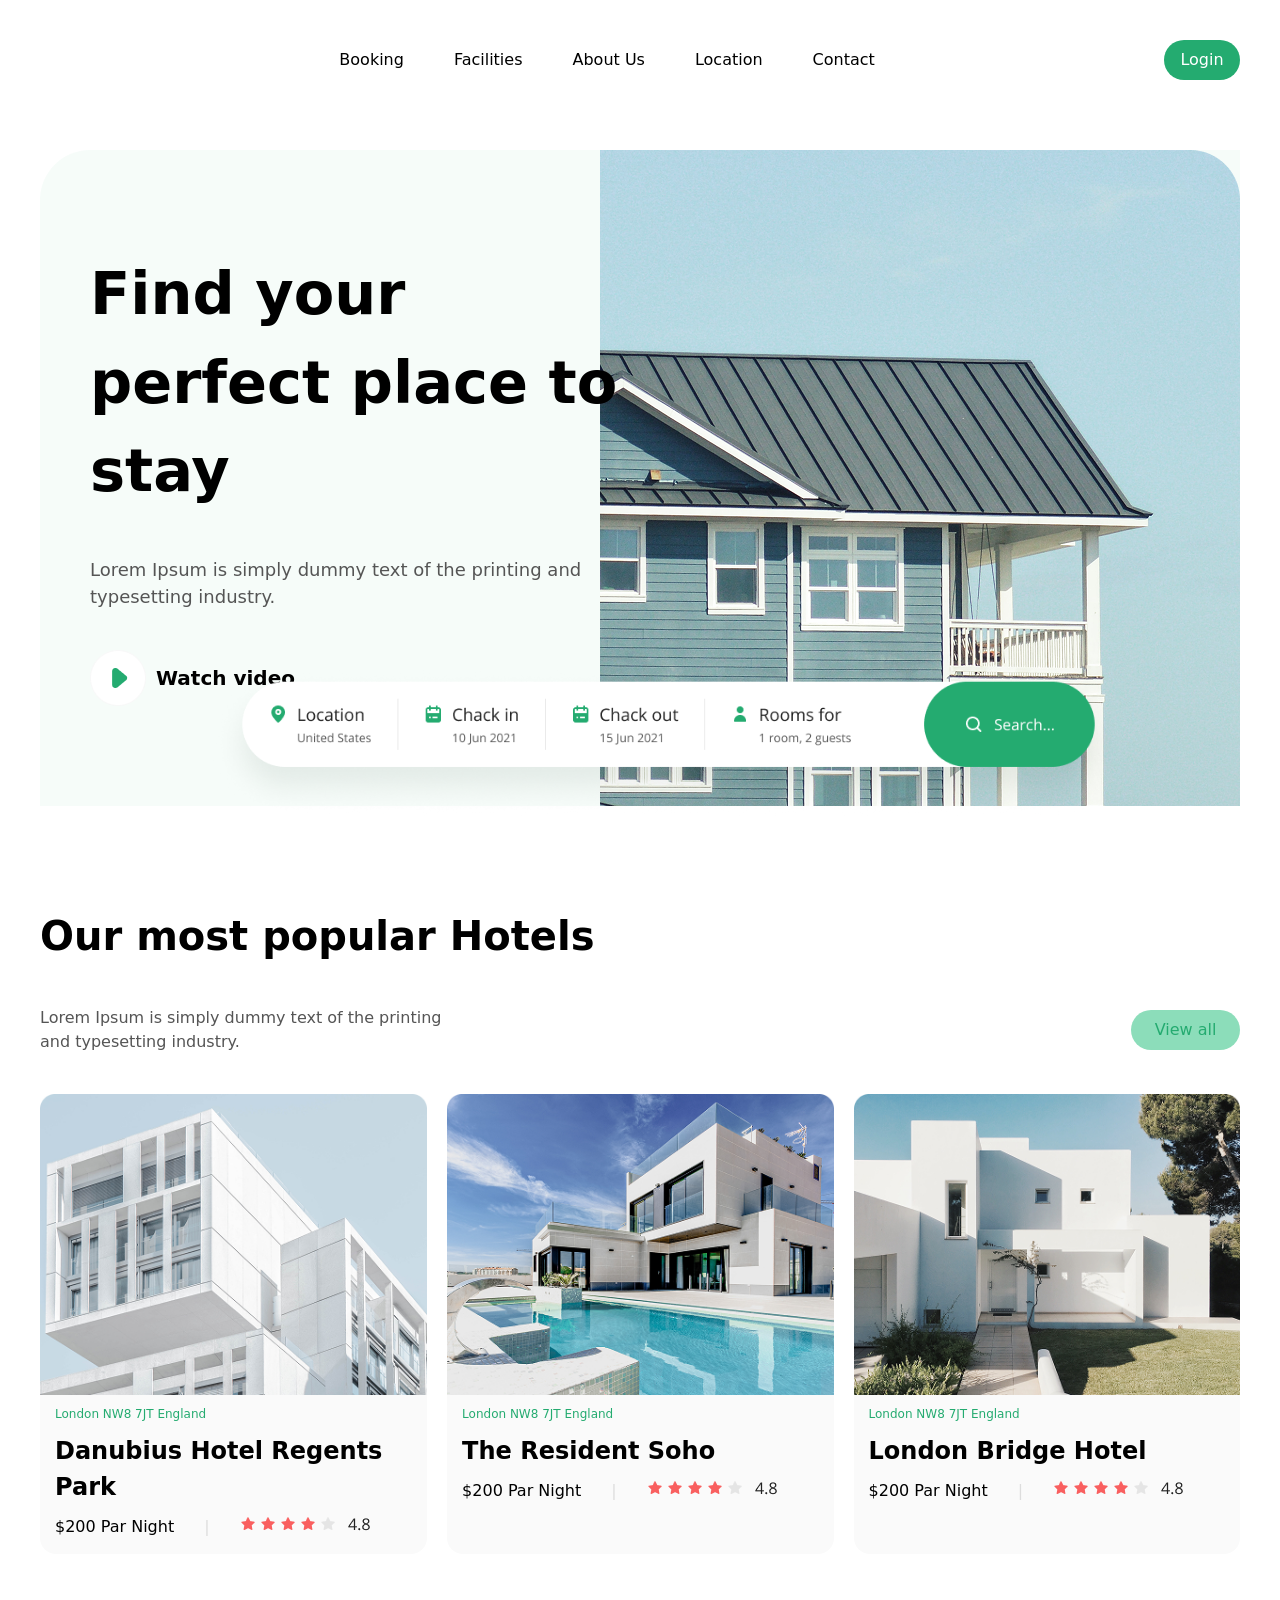
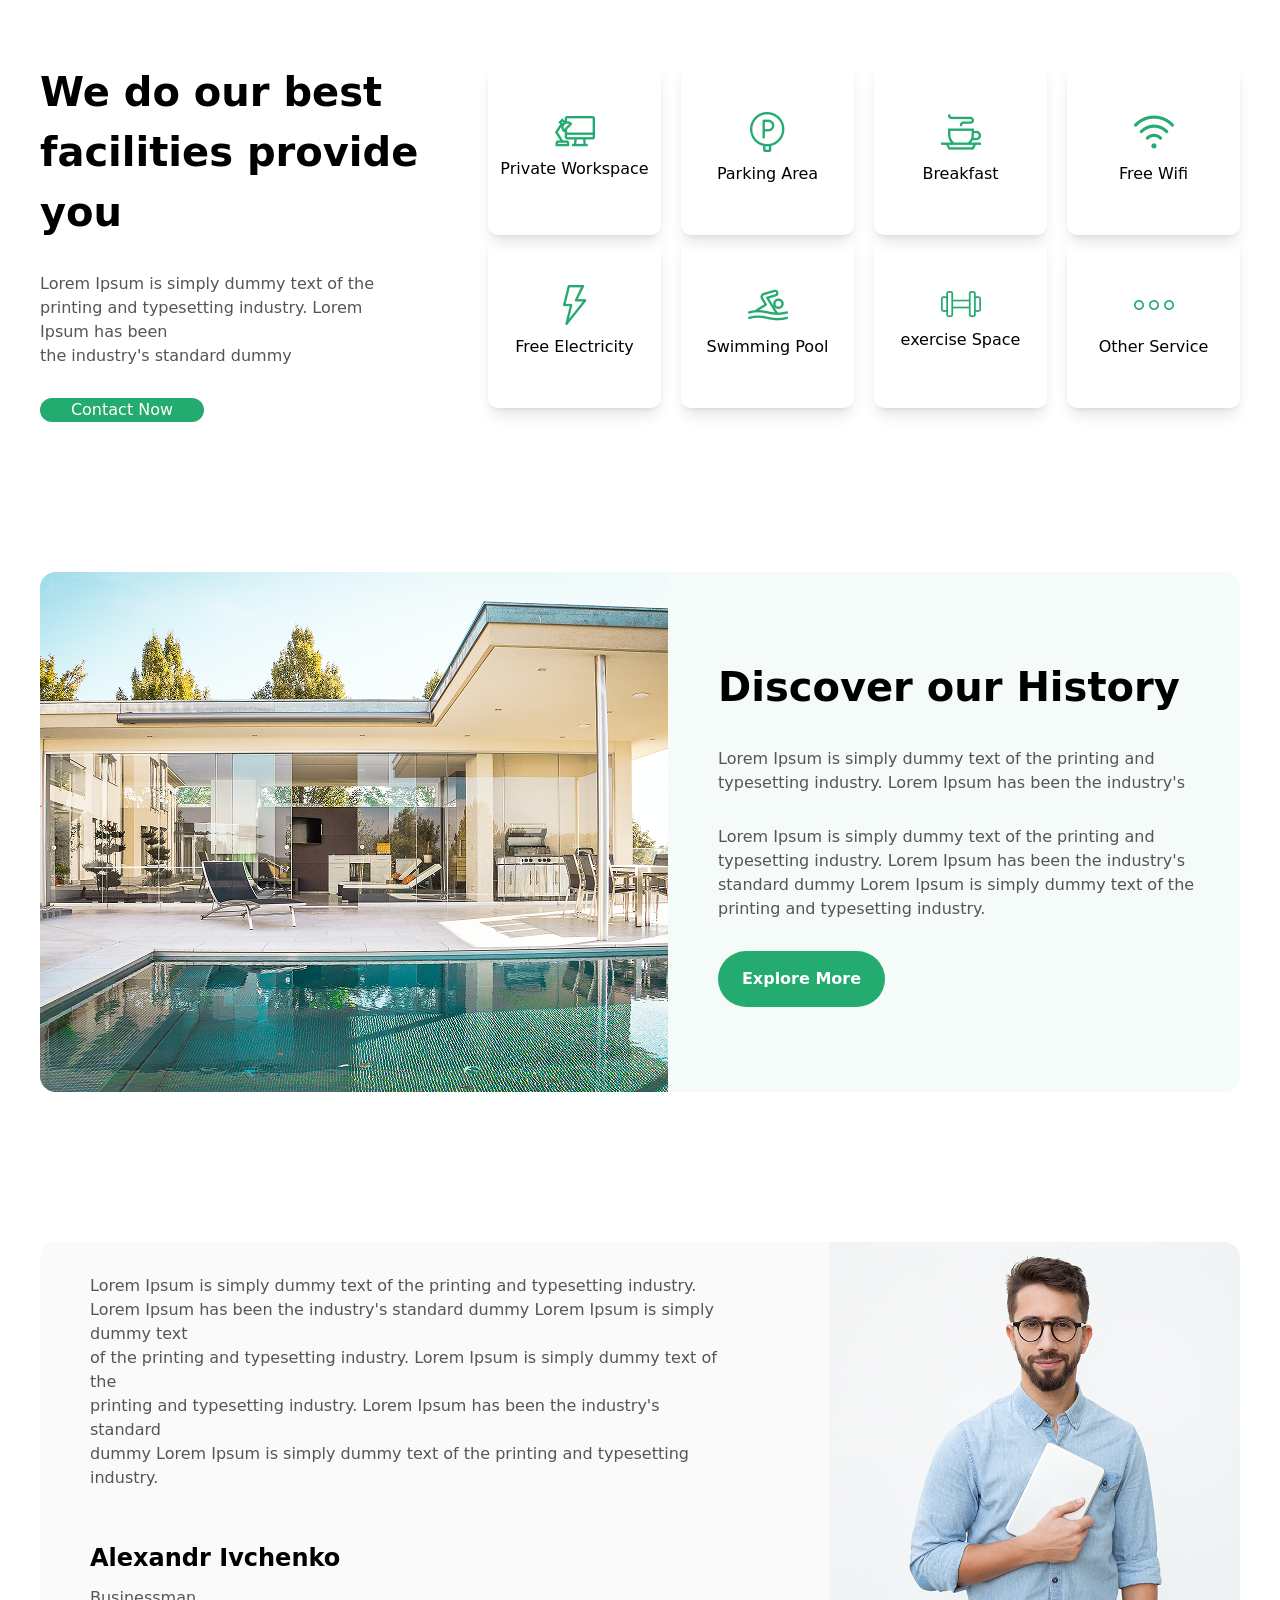
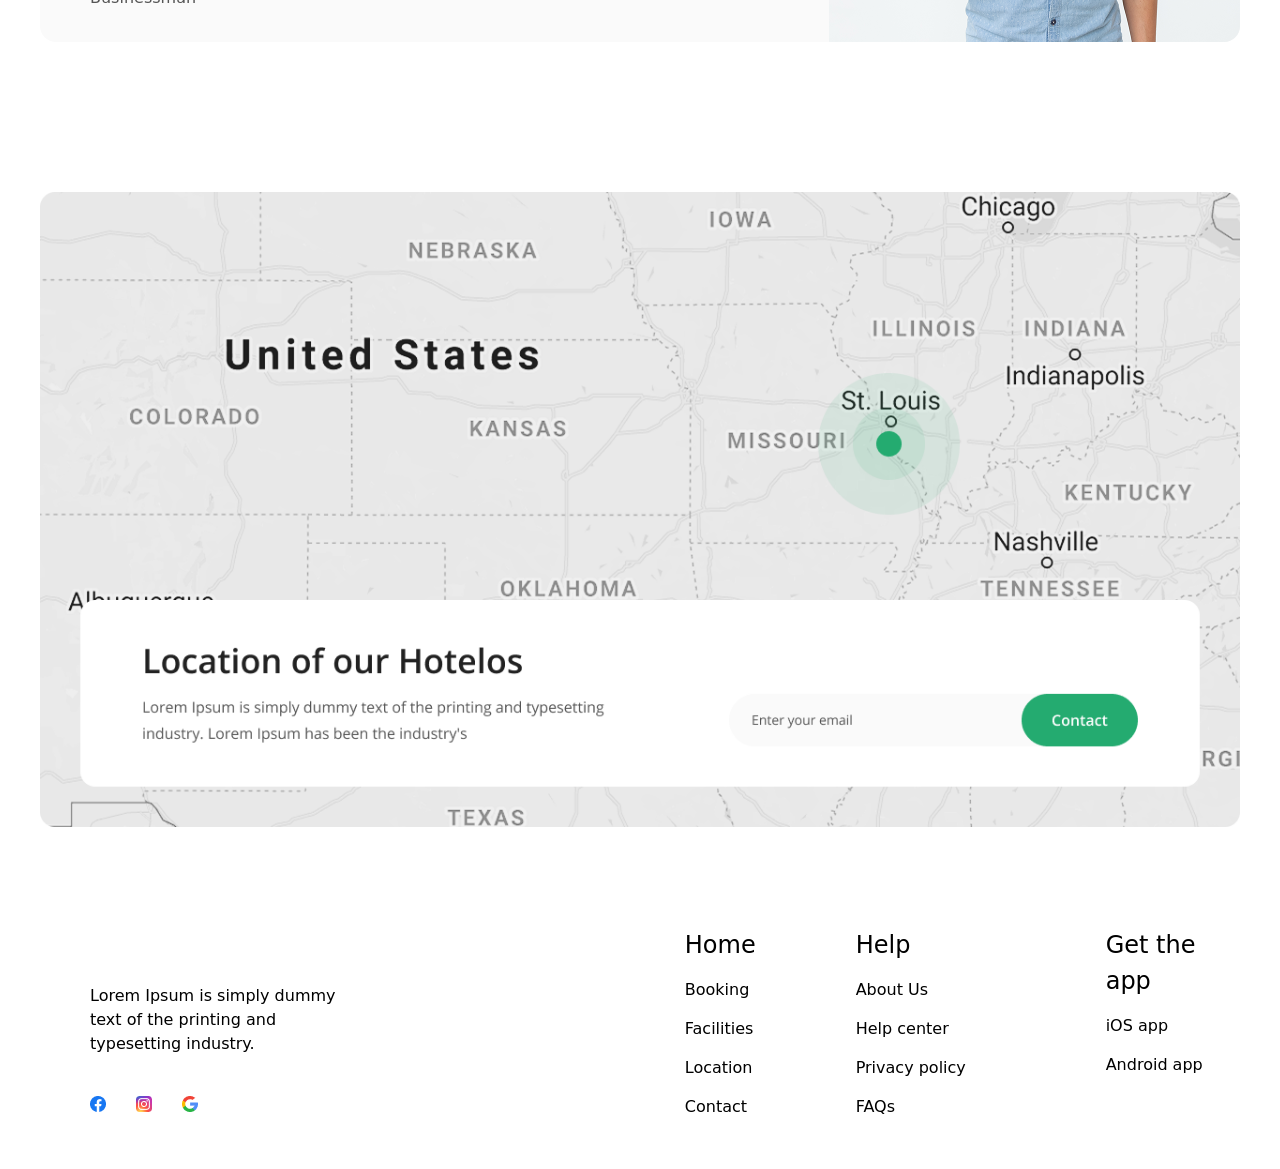
<file: index.html>
<!DOCTYPE html>
<html lang="en">

<head>
    <meta charset="UTF-8">
    <meta name="viewport" content="width=device-width, initial-scale=1.0">
    <link rel="stylesheet" href="./src/output.css">
    <title>Document</title>
</head>

<body>
    <header class="">
        <div class="h-[40px] w-full mt-[40px] flex max-w-[1200px] justify-between m-auto flex-row items-center">
            <p class="text-transparent">1</p>
            <div class="flex flex-row text-[16px] gap-[50px] ">
                <p>Booking</p>
                <p>Facilities</p>
                <p>About Us</p>
                <p>Location</p>
                <p>Contact</p>

            </div>
            <a href="./src/page2.html">
                <button class="w-[76px] h-[40px] bg-[#24AB70] rounded-3xl text-[white]">Login</button>
            </a>
        </div>
    </header>
    <section class="">
        <div
            class="flex bg-[#24AB700A] rounded-tl-[50px] mt-[70px] flex-row max-w-[1200px] items-center w-full h-[656px] bg-[url('../image24.png')] bg-contain bg-right bg-no-repeat m-auto">
            <aside class="flex flex-col ml-[50px]  gap-[40px]">
                <h1 class="text-[59px] font-semibold w-[540px]">Find your perfect place to stay</h1>
                <p class="text-[18px] text-[#555555] w-[515px]">
                    Lorem Ipsum is simply dummy text of the printing and typesetting industry.
                </p>
                <div class="flex flex-row items-center gap-[10px]">
                    <img src="./Group 2.png" alt="Image">
                    <p class="text-[20px] font-semibold">Watch video</p>
                </div>
            </aside>
            <img src="./search button.png" class="relative top-[265px] w-[1000px] h-[150px] left-[-420px]" alt="">
        </div>
    </section>
    <section>
        <div class="flex flex-col max-w-[1200px] h-[656px] w-full m-auto mt-[100px] gap-[40px]">
            <h1 class="text-[40px] font-semibold">Our most popular Hotels</h1>
            <div class="flex flex-row items-center justify-between">
                <p class="text-[16px] text-[#555555] w-[409px]">Lorem Ipsum is simply dummy text of the printing and
                    typesetting industry.</p>
                <button class="w-[109px] h-[40px] text-[16px] text-[#24AB70] bg-[#8cddba] rounded-3xl">View all</button>
            </div>
            <div class="flex-row flex gap-[20px]">
                <div class="flex flex-col h-[460px] rounded-2xl bg-[#FAFAFA]  gap-[10px]">
                    <img src="./image (26).png" alt="Hotel Image">
                    <p class="text-[12px] text-[#24AB70] ml-[15px]">London NW8 7JT England</p>
                    <h1 class="text-[24px] font-semibold ml-[15px]">Danubius Hotel Regents Park</h1>
                    <div class="flex flex-row gap-[30px]  ml-[15px]">
                        <p class="text-[16px] ">$200 Par Night</p>
                        <div class="h-[16px]  text-[#DDDDDD]">|</div>
                        <img src="./Group 10.png" class="w-[131px] h-[18px]" alt="">
                    </div>
                </div>
                <div class="flex flex-col h-[460px] rounded-2xl bg-[#FAFAFA]  gap-[10px]">
                    <img src="./image (27).png" alt="Hotel Image">
                    <p class="text-[12px] text-[#24AB70] ml-[15px]">London NW8 7JT England</p>
                    <h1 class="text-[24px] font-semibold ml-[15px]">The Resident Soho</h1>
                    <div class="flex flex-row gap-[30px]  ml-[15px]">
                        <p class="text-[16px] ">$200 Par Night</p>
                        <div class="h-[16px]  text-[#DDDDDD]">|</div>
                        <img src="./Group 10.png" class="w-[131px] h-[18px]" alt="">
                    </div>
                </div>
                <div class="flex flex-col h-[460px] rounded-2xl bg-[#FAFAFA]  gap-[10px]">
                    <img src="./image (28).png" alt="Hotel Image">
                    <p class="text-[12px] text-[#24AB70] ml-[15px]">London NW8 7JT England</p>
                    <h1 class="text-[24px] font-semibold ml-[15px]">London Bridge Hotel</h1>
                    <div class="flex flex-row gap-[30px]  ml-[15px]">
                        <p class="text-[16px] ">$200 Par Night</p>
                        <div class="h-[16px]  text-[#DDDDDD]">|</div>
                        <img src="./Group 10.png" class="w-[131px] h-[18px]" alt="">
                    </div>
                </div>
            </div>
        </div>
    </section>
    <section class="">
        <div class="flex flex-row max-w-[1200px] h-[410px] w-full m-auto mt-[100px] gap-[40px]">
            <aside class="flex flex-col gap-[30px] h-[310px] w-[411px]">
                <h1 class="text-[40px]  font-semibold">We do our best facilities provide you</h1>
                <p class="text-[#555555] w-[370px]">Lorem Ipsum is simply dummy text of the printing and typesetting
                    industry.
                    Lorem Ipsum has been <br> the
                    industry's standard dummy </p>
                <button class="w-[164px] h-[56px] text-[16px] text-[white]  bg-[#24AB70] rounded-3xl">Contact
                    Now</button>
            </aside>
            <div class="flex flex-col">
                <div class="flex flex-row gap-[20px]">
                    <div
                        class="w-[173px] h-[173px] gap-[10px] shadow-lg rounded-[10px] border-1px border-solid border-[gray] justify-center flex flex-col items-center ">
                        <img src="./Vector (20).png" alt="">
                        <p class="text-[16px]">Private Workspace</p>
                    </div>
                    <div
                        class="w-[173px] h-[173px] gap-[10px] shadow-lg rounded-[10px] border-1px border-solid border-[gray] justify-center flex flex-col items-center ">
                        <img src="./Group (11).png" alt="">
                        <p class="text-[16px]">Parking Area</p>
                    </div>
                    <div
                        class="w-[173px] h-[173px] gap-[10px] shadow-lg rounded-[10px] border-1px border-solid border-[gray] justify-center flex flex-col items-center ">
                        <img src="./cappuccino 1.png" alt="">
                        <p class="text-[16px]">Breakfast</p>
                    </div>
                    <div
                        class="w-[173px] h-[173px] gap-[10px] shadow-lg rounded-[10px] border-1px border-solid border-[gray] justify-center flex flex-col items-center ">
                        <img src="./wifi (2) 1.png" alt="">
                        <p class="text-[16px]">Free Wifi</p>
                    </div>
                </div>
                <div class="flex flex-row gap-[20px]">
                    <div
                        class="w-[173px] h-[173px] gap-[10px] shadow-lg rounded-[10px] border-1px border-solid border-[gray] justify-center flex flex-col items-center ">
                        <img src="./Vector (21).png" alt="">
                        <p class="text-[16px]">Free Electricity</p>
                    </div>
                    <div
                        class="w-[173px] h-[173px] gap-[10px] shadow-lg rounded-[10px] border-1px border-solid border-[gray] justify-center flex flex-col items-center ">
                        <img src="./swimmer 1.png" alt="">
                        <p class="text-[16px]">Swimming Pool</p>
                    </div>
                    <div
                        class="w-[173px] h-[173px] gap-[10px] shadow-lg rounded-[10px] border-1px border-solid border-[gray] justify-center flex flex-col items-center ">
                        <img src="./Vector (22).png" alt="">
                        <p class="text-[16px]">exercise Space</p>
                    </div>
                    <div
                        class="w-[173px] h-[173px] gap-[10px] shadow-lg rounded-[10px] border-1px border-solid border-[gray] justify-center flex flex-col items-center ">
                        <img src="./ellipsis 1.png" alt="">
                        <p class="text-[16px]">Other Service</p>
                    </div>
                </div>
            </div>
        </div>
    </section>
    <section>
        <div class="flex max-w-[1200px] mt-[100px] bg-[#F4FBF8] rounded-[16px] m-auto w-full h-[520px]">
            <img src="./image (29).png" alt="">
            <aside class="flex flex-col ml-[50px]  justify-center gap-[30px]">
                <h1 class="text-[40px] font-semibold">Discover our History</h1>
                <p class="w-[497px] text-[#555555]">Lorem Ipsum is simply dummy text of the printing and typesetting
                    industry. Lorem Ipsum has been the
                    industry's </p>
                <p class="w-[497px] text-[#555555]">Lorem Ipsum is simply dummy text of the printing and typesetting
                    industry. Lorem Ipsum has been the
                    industry's standard dummy Lorem Ipsum is simply dummy text of the printing and typesetting industry.
                </p>
                <button class="w-[167px] h-[56px] bg-[#24AB70] text-white rounded-4xl font-semibold">Explore
                    More</button>
            </aside>
        </div>
    </section>
    <section>
        <div class="flex max-w-[1200px] m-auto justify-between m-full h-[400px] bg-[#FAFAFA] mt-[150px] rounded-2xl">
            <aside class="flex flex-col gap-[50px] ml-[50px] justify-center ">
                <p class="w-[628px] text-[16px] text-[#555555]">Lorem Ipsum is simply dummy text of the printing and
                    typesetting industry. Lorem Ipsum has been the
                    industry's standard dummy Lorem Ipsum is simply dummy text <br> of the printing and typesetting
                    industry.
                    Lorem Ipsum is simply dummy text of the <br> printing and typesetting industry. Lorem Ipsum has been
                    the
                    industry's standard <br> dummy Lorem Ipsum is simply dummy text of the printing and typesetting
                    industry.
                </p>
                <div class="flex flex-col gap-[10px]">
                    <h1 class="text-[24px] font-semibold">Alexandr Ivchenko</h1>
                    <p class="text-[16px] text-[#555555]">Businessman</p>
                </div>
            </aside>
            <img src="./image (30).png" class="rounded-tr-2xl rounded-br-2xl" alt="">
        </div>
    </section>
    <section>
        <div class="max-w-[1200px] m-auto flex flex-col items-center gap-[30px] mt-[150px]">
            <img src="./Company location & contact.png" alt="">
        </div>
    </section>
    <footer>
        <div class="flex flex-row justify-between max-w-[1200px] m-auto mt-[100px] mb-[50px]">
            <div class="flex flex-col justify-center  gap-[40px] pt-[50px] w-full">
                <p class="w-[264px] ml-[50px]">Lorem Ipsum is simply dummy text of the printing and typesetting
                    industry.</p>
                <div class="flex flex-row gap-[30px] ml-[50px]">
                    <img src="./Group 23.png" alt="">
                    <img src="./Group 24.png" alt="">
                    <img src="./search 1.png" alt="">
                </div>
            </div>
            <div class="flex flex-row gap-[100px]">
                <div class="flex flex-col gap-[15px]  ">
                    <p class="text-[24px]">Home</p>
                    <p>Booking</p>
                    <p>Facilities</p>
                    <p>Location</p>
                    <p>Contact</p>
                </div>
                <div class="flex flex-col w-[250px] gap-[15px]">
                    <p class="text-[24px]">Help</p>
                    <p>About Us</p>
                    <p>Help center</p>
                    <p>Privacy policy</p>
                    <p>FAQs</p>
                </div>
                
            </div>
            <div class="flex flex-col w-[250px] gap-[15px]">
                    <p class="text-[24px]">Get the app</p>
                    <p class="text-[16px]">iOS app</p>
                    <p class="text-[16px]">Android app</p>
                </div>
        </div>
    </footer>
</body>

</html>
</file>
<file: src/output.css>
/*! tailwindcss v4.2.4 | MIT License | https://tailwindcss.com */
@layer properties;
@layer theme, base, components, utilities;
@layer theme {
  :root, :host {
    --font-sans: ui-sans-serif, system-ui, sans-serif, "Apple Color Emoji",
      "Segoe UI Emoji", "Segoe UI Symbol", "Noto Color Emoji";
    --font-mono: ui-monospace, SFMono-Regular, Menlo, Monaco, Consolas, "Liberation Mono",
      "Courier New", monospace;
    --color-emerald-500: oklch(69.6% 0.17 162.48);
    --color-slate-50: oklch(98.4% 0.003 247.858);
    --color-slate-200: oklch(92.9% 0.013 255.508);
    --color-slate-300: oklch(86.9% 0.022 252.894);
    --color-slate-500: oklch(55.4% 0.046 257.417);
    --color-slate-800: oklch(27.9% 0.041 260.031);
    --color-slate-900: oklch(20.8% 0.042 265.755);
    --color-white: #fff;
    --spacing: 0.25rem;
    --container-6xl: 72rem;
    --text-lg: 1.125rem;
    --text-lg--line-height: calc(1.75 / 1.125);
    --text-4xl: 2.25rem;
    --text-4xl--line-height: calc(2.5 / 2.25);
    --font-weight-semibold: 600;
    --font-weight-bold: 700;
    --leading-tight: 1.25;
    --leading-relaxed: 1.625;
    --radius-lg: 0.5rem;
    --radius-2xl: 1rem;
    --radius-3xl: 1.5rem;
    --radius-4xl: 2rem;
    --default-transition-duration: 150ms;
    --default-transition-timing-function: cubic-bezier(0.4, 0, 0.2, 1);
    --default-font-family: var(--font-sans);
    --default-mono-font-family: var(--font-mono);
  }
}
@layer base {
  *, ::after, ::before, ::backdrop, ::file-selector-button {
    box-sizing: border-box;
    margin: 0;
    padding: 0;
    border: 0 solid;
  }
  html, :host {
    line-height: 1.5;
    -webkit-text-size-adjust: 100%;
    tab-size: 4;
    font-family: var(--default-font-family, ui-sans-serif, system-ui, sans-serif, "Apple Color Emoji", "Segoe UI Emoji", "Segoe UI Symbol", "Noto Color Emoji");
    font-feature-settings: var(--default-font-feature-settings, normal);
    font-variation-settings: var(--default-font-variation-settings, normal);
    -webkit-tap-highlight-color: transparent;
  }
  hr {
    height: 0;
    color: inherit;
    border-top-width: 1px;
  }
  abbr:where([title]) {
    -webkit-text-decoration: underline dotted;
    text-decoration: underline dotted;
  }
  h1, h2, h3, h4, h5, h6 {
    font-size: inherit;
    font-weight: inherit;
  }
  a {
    color: inherit;
    -webkit-text-decoration: inherit;
    text-decoration: inherit;
  }
  b, strong {
    font-weight: bolder;
  }
  code, kbd, samp, pre {
    font-family: var(--default-mono-font-family, ui-monospace, SFMono-Regular, Menlo, Monaco, Consolas, "Liberation Mono", "Courier New", monospace);
    font-feature-settings: var(--default-mono-font-feature-settings, normal);
    font-variation-settings: var(--default-mono-font-variation-settings, normal);
    font-size: 1em;
  }
  small {
    font-size: 80%;
  }
  sub, sup {
    font-size: 75%;
    line-height: 0;
    position: relative;
    vertical-align: baseline;
  }
  sub {
    bottom: -0.25em;
  }
  sup {
    top: -0.5em;
  }
  table {
    text-indent: 0;
    border-color: inherit;
    border-collapse: collapse;
  }
  :-moz-focusring {
    outline: auto;
  }
  progress {
    vertical-align: baseline;
  }
  summary {
    display: list-item;
  }
  ol, ul, menu {
    list-style: none;
  }
  img, svg, video, canvas, audio, iframe, embed, object {
    display: block;
    vertical-align: middle;
  }
  img, video {
    max-width: 100%;
    height: auto;
  }
  button, input, select, optgroup, textarea, ::file-selector-button {
    font: inherit;
    font-feature-settings: inherit;
    font-variation-settings: inherit;
    letter-spacing: inherit;
    color: inherit;
    border-radius: 0;
    background-color: transparent;
    opacity: 1;
  }
  :where(select:is([multiple], [size])) optgroup {
    font-weight: bolder;
  }
  :where(select:is([multiple], [size])) optgroup option {
    padding-inline-start: 20px;
  }
  ::file-selector-button {
    margin-inline-end: 4px;
  }
  ::placeholder {
    opacity: 1;
  }
  @supports (not (-webkit-appearance: -apple-pay-button))  or (contain-intrinsic-size: 1px) {
    ::placeholder {
      color: currentcolor;
      @supports (color: color-mix(in lab, red, red)) {
        color: color-mix(in oklab, currentcolor 50%, transparent);
      }
    }
  }
  textarea {
    resize: vertical;
  }
  ::-webkit-search-decoration {
    -webkit-appearance: none;
  }
  ::-webkit-date-and-time-value {
    min-height: 1lh;
    text-align: inherit;
  }
  ::-webkit-datetime-edit {
    display: inline-flex;
  }
  ::-webkit-datetime-edit-fields-wrapper {
    padding: 0;
  }
  ::-webkit-datetime-edit, ::-webkit-datetime-edit-year-field, ::-webkit-datetime-edit-month-field, ::-webkit-datetime-edit-day-field, ::-webkit-datetime-edit-hour-field, ::-webkit-datetime-edit-minute-field, ::-webkit-datetime-edit-second-field, ::-webkit-datetime-edit-millisecond-field, ::-webkit-datetime-edit-meridiem-field {
    padding-block: 0;
  }
  ::-webkit-calendar-picker-indicator {
    line-height: 1;
  }
  :-moz-ui-invalid {
    box-shadow: none;
  }
  button, input:where([type="button"], [type="reset"], [type="submit"]), ::file-selector-button {
    appearance: button;
  }
  ::-webkit-inner-spin-button, ::-webkit-outer-spin-button {
    height: auto;
  }
  [hidden]:where(:not([hidden="until-found"])) {
    display: none !important;
  }
}
@layer utilities {
  .relative {
    position: relative;
  }
  .top-\[-00px\] {
    top: -00px;
  }
  .top-\[-100px\] {
    top: -100px;
  }
  .top-\[-260px\] {
    top: -260px;
  }
  .top-\[20px\] {
    top: 20px;
  }
  .top-\[50px\] {
    top: 50px;
  }
  .top-\[100px\] {
    top: 100px;
  }
  .top-\[250px\] {
    top: 250px;
  }
  .top-\[265px\] {
    top: 265px;
  }
  .top-\[270px\] {
    top: 270px;
  }
  .top-\[300px\] {
    top: 300px;
  }
  .top-\[500px\] {
    top: 500px;
  }
  .top-\[580px\] {
    top: 580px;
  }
  .top-\[600px\] {
    top: 600px;
  }
  .left-\[-100px\] {
    left: -100px;
  }
  .left-\[-400px\] {
    left: -400px;
  }
  .left-\[-420px\] {
    left: -420px;
  }
  .left-\[-\] {
    left: -;
  }
  .left-\[100px\] {
    left: 100px;
  }
  .left-\[110px\] {
    left: 110px;
  }
  .left-\[140px\] {
    left: 140px;
  }
  .left-\[200px\] {
    left: 200px;
  }
  .left-\[260px\] {
    left: 260px;
  }
  .left-\[280px\] {
    left: 280px;
  }
  .left-\[x\] {
    left: x;
  }
  .m-\[0\] {
    margin: 0;
  }
  .m-auto {
    margin: auto;
  }
  .mx-auto {
    margin-inline: auto;
  }
  .mt-4 {
    margin-top: calc(var(--spacing) * 4);
  }
  .mt-\[00px\] {
    margin-top: 00px;
  }
  .mt-\[3px\] {
    margin-top: 3px;
  }
  .mt-\[5px\] {
    margin-top: 5px;
  }
  .mt-\[15px\] {
    margin-top: 15px;
  }
  .mt-\[40px\] {
    margin-top: 40px;
  }
  .mt-\[50px\] {
    margin-top: 50px;
  }
  .mt-\[70px\] {
    margin-top: 70px;
  }
  .mt-\[100px4\] {
    margin-top: 100px4;
  }
  .mt-\[100px\] {
    margin-top: 100px;
  }
  .mt-\[150px\] {
    margin-top: 150px;
  }
  .mt-\[1100px\] {
    margin-top: 1100px;
  }
  .mr-\[500px\] {
    margin-right: 500px;
  }
  .mr-\[900px\] {
    margin-right: 900px;
  }
  .mb-4 {
    margin-bottom: calc(var(--spacing) * 4);
  }
  .mb-\[50px\] {
    margin-bottom: 50px;
  }
  .mb-\[100px\] {
    margin-bottom: 100px;
  }
  .ml-\[10px\] {
    margin-left: 10px;
  }
  .ml-\[15px\] {
    margin-left: 15px;
  }
  .ml-\[20px\] {
    margin-left: 20px;
  }
  .ml-\[40px\] {
    margin-left: 40px;
  }
  .ml-\[50px\] {
    margin-left: 50px;
  }
  .ml-\[100px\] {
    margin-left: 100px;
  }
  .ml-\[200px\] {
    margin-left: 200px;
  }
  .ml-\[250px\] {
    margin-left: 250px;
  }
  .ml-\[280px\] {
    margin-left: 280px;
  }
  .ml-\[500px\] {
    margin-left: 500px;
  }
  .ml-\[550px\] {
    margin-left: 550px;
  }
  .ml-\[600px\] {
    margin-left: 600px;
  }
  .ml-\[630px\] {
    margin-left: 630px;
  }
  .ml-\[650px\] {
    margin-left: 650px;
  }
  .ml-\[900px\] {
    margin-left: 900px;
  }
  .flex {
    display: flex;
  }
  .table {
    display: table;
  }
  .h-6 {
    height: calc(var(--spacing) * 6);
  }
  .h-\[0px\] {
    height: 0px;
  }
  .h-\[4\] {
    height: 4;
  }
  .h-\[10px\] {
    height: 10px;
  }
  .h-\[16px\] {
    height: 16px;
  }
  .h-\[18px\] {
    height: 18px;
  }
  .h-\[20px\] {
    height: 20px;
  }
  .h-\[30px\] {
    height: 30px;
  }
  .h-\[40px\] {
    height: 40px;
  }
  .h-\[56\] {
    height: 56;
  }
  .h-\[56px\] {
    height: 56px;
  }
  .h-\[100px\] {
    height: 100px;
  }
  .h-\[120px\] {
    height: 120px;
  }
  .h-\[150px\] {
    height: 150px;
  }
  .h-\[173px\] {
    height: 173px;
  }
  .h-\[193px\] {
    height: 193px;
  }
  .h-\[208px\] {
    height: 208px;
  }
  .h-\[310\] {
    height: 310;
  }
  .h-\[310px\] {
    height: 310px;
  }
  .h-\[400\] {
    height: 400;
  }
  .h-\[400px\] {
    height: 400px;
  }
  .h-\[410px\] {
    height: 410px;
  }
  .h-\[434px\] {
    height: 434px;
  }
  .h-\[460px\] {
    height: 460px;
  }
  .h-\[470px\] {
    height: 470px;
  }
  .h-\[480px\] {
    height: 480px;
  }
  .h-\[503\.02728271484375px\] {
    height: 503.02728271484375px;
  }
  .h-\[510p\] {
    height: 510p;
  }
  .h-\[510px\] {
    height: 510px;
  }
  .h-\[520px\] {
    height: 520px;
  }
  .h-\[656px\] {
    height: 656px;
  }
  .h-\[677px\] {
    height: 677px;
  }
  .w-6 {
    width: calc(var(--spacing) * 6);
  }
  .w-\[0px\] {
    width: 0px;
  }
  .w-\[8px\] {
    width: 8px;
  }
  .w-\[30px\] {
    width: 30px;
  }
  .w-\[76px\] {
    width: 76px;
  }
  .w-\[109px\] {
    width: 109px;
  }
  .w-\[131px\] {
    width: 131px;
  }
  .w-\[150px\] {
    width: 150px;
  }
  .w-\[164\] {
    width: 164;
  }
  .w-\[164px\] {
    width: 164px;
  }
  .w-\[167px\] {
    width: 167px;
  }
  .w-\[173px\] {
    width: 173px;
  }
  .w-\[193px\] {
    width: 193px;
  }
  .w-\[194px\] {
    width: 194px;
  }
  .w-\[200px\] {
    width: 200px;
  }
  .w-\[250px\] {
    width: 250px;
  }
  .w-\[264px\] {
    width: 264px;
  }
  .w-\[300px\] {
    width: 300px;
  }
  .w-\[310px\] {
    width: 310px;
  }
  .w-\[370px\] {
    width: 370px;
  }
  .w-\[380px\] {
    width: 380px;
  }
  .w-\[390px\] {
    width: 390px;
  }
  .w-\[400px\] {
    width: 400px;
  }
  .w-\[409px\] {
    width: 409px;
  }
  .w-\[411px\] {
    width: 411px;
  }
  .w-\[441px\] {
    width: 441px;
  }
  .w-\[470px\] {
    width: 470px;
  }
  .w-\[497px\] {
    width: 497px;
  }
  .w-\[515px\] {
    width: 515px;
  }
  .w-\[540px\] {
    width: 540px;
  }
  .w-\[557px\] {
    width: 557px;
  }
  .w-\[628px\] {
    width: 628px;
  }
  .w-\[1000px\] {
    width: 1000px;
  }
  .w-\[1062\] {
    width: 1062;
  }
  .w-\[1062px\] {
    width: 1062px;
  }
  .w-\[full\] {
    width: full;
  }
  .w-\[v\] {
    width: v;
  }
  .w-full {
    width: 100%;
  }
  .max-w-6xl {
    max-width: var(--container-6xl);
  }
  .max-w-\[1200px\] {
    max-width: 1200px;
  }
  .border-collapse {
    border-collapse: collapse;
  }
  .cursor-pointer {
    cursor: pointer;
  }
  .resize {
    resize: both;
  }
  .flex-col {
    flex-direction: column;
  }
  .flex-row {
    flex-direction: row;
  }
  .items-center {
    align-items: center;
  }
  .justify-between {
    justify-content: space-between;
  }
  .justify-center {
    justify-content: center;
  }
  .justify-end {
    justify-content: flex-end;
  }
  .gap-4 {
    gap: calc(var(--spacing) * 4);
  }
  .gap-12 {
    gap: calc(var(--spacing) * 12);
  }
  .gap-\[8px\] {
    gap: 8px;
  }
  .gap-\[10px\] {
    gap: 10px;
  }
  .gap-\[15px\] {
    gap: 15px;
  }
  .gap-\[20p\] {
    gap: 20p;
  }
  .gap-\[20px\] {
    gap: 20px;
  }
  .gap-\[25px\] {
    gap: 25px;
  }
  .gap-\[30px\] {
    gap: 30px;
  }
  .gap-\[40px\] {
    gap: 40px;
  }
  .gap-\[50px\] {
    gap: 50px;
  }
  .gap-\[100px\] {
    gap: 100px;
  }
  .rounded {
    border-radius: 0.25rem;
  }
  .rounded-2xl {
    border-radius: var(--radius-2xl);
  }
  .rounded-3xl {
    border-radius: var(--radius-3xl);
  }
  .rounded-4xl {
    border-radius: var(--radius-4xl);
  }
  .rounded-\[5px\] {
    border-radius: 5px;
  }
  .rounded-\[10px\] {
    border-radius: 10px;
  }
  .rounded-\[16px\] {
    border-radius: 16px;
  }
  .rounded-\[tl\] {
    border-radius: tl;
  }
  .rounded-lg {
    border-radius: var(--radius-lg);
  }
  .rounded-tl-2xl {
    border-top-left-radius: var(--radius-2xl);
  }
  .rounded-tl-\[50px\] {
    border-top-left-radius: 50px;
  }
  .rounded-tr-2xl {
    border-top-right-radius: var(--radius-2xl);
  }
  .rounded-br-2xl {
    border-bottom-right-radius: var(--radius-2xl);
  }
  .border {
    border-style: var(--tw-border-style);
    border-width: 1px;
  }
  .border-none {
    --tw-border-style: none;
    border-style: none;
  }
  .border-solid {
    --tw-border-style: solid;
    border-style: solid;
  }
  .border-\[gray\] {
    border-color: gray;
  }
  .border-slate-200 {
    border-color: var(--color-slate-200);
  }
  .border-slate-300 {
    border-color: var(--color-slate-300);
  }
  .bg-\[\#007BFF\] {
    background-color: #007BFF;
  }
  .bg-\[\#8cddba\] {
    background-color: #8cddba;
  }
  .bg-\[\#24AB70\] {
    background-color: #24AB70;
  }
  .bg-\[\#24AB700A\] {
    background-color: #24AB700A;
  }
  .bg-\[\#24AB701A\] {
    background-color: #24AB701A;
  }
  .bg-\[\#51c291\] {
    background-color: #51c291;
  }
  .bg-\[\#DDDDDD\] {
    background-color: #DDDDDD;
  }
  .bg-\[\#F4FBF8\] {
    background-color: #F4FBF8;
  }
  .bg-\[\#FAFAFA\] {
    background-color: #FAFAFA;
  }
  .bg-\[black\] {
    background-color: black;
  }
  .bg-\[blue\] {
    background-color: blue;
  }
  .bg-\[u\] {
    background-color: u;
  }
  .bg-\[url\] {
    background-color: url;
  }
  .bg-white {
    background-color: var(--color-white);
  }
  .bg-\[url\(\'\.\.\/\.png\'\)\] {
    background-image: url('../.png');
  }
  .bg-\[url\(\'\.\.\/2\.png\'\)\] {
    background-image: url('../2.png');
  }
  .bg-\[url\(\'\.\.\/image24\.png\'\)\] {
    background-image: url('../image24.png');
  }
  .bg-\[url\(\'\.\.png\'\)\] {
    background-image: url('..png');
  }
  .bg-\[url\(\'\.\/\'\)\] {
    background-image: url('./');
  }
  .bg-\[url\(\'\.\/Image\(24\)\.png\'\)\] {
    background-image: url('./Image(24).png');
  }
  .bg-\[url\(\'\.\/Image24\)\.png\'\)\] {
    background-image: url('./Image24).png');
  }
  .bg-\[url\(\'\.\/background\.jpg\'\)\] {
    background-image: url('./background.jpg');
  }
  .bg-\[url\(\'\.\/image24\)\.png\'\)\] {
    background-image: url('./image24).png');
  }
  .bg-\[url\(\'\.\/image24\.png\'\)\] {
    background-image: url('./image24.png');
  }
  .bg-\[url\(\'image24\.png\'\)\] {
    background-image: url('image24.png');
  }
  .bg-contain {
    background-size: contain;
  }
  .bg-cover {
    background-size: cover;
  }
  .bg-left {
    background-position: left;
  }
  .bg-right {
    background-position: right;
  }
  .bg-no-repeat {
    background-repeat: no-repeat;
  }
  .p-6 {
    padding: calc(var(--spacing) * 6);
  }
  .p-\[0\] {
    padding: 0;
  }
  .px-6 {
    padding-inline: calc(var(--spacing) * 6);
  }
  .px-\[20px\] {
    padding-inline: 20px;
  }
  .py-16 {
    padding-block: calc(var(--spacing) * 16);
  }
  .py-\[10px\] {
    padding-block: 10px;
  }
  .pt-\[40px\] {
    padding-top: 40px;
  }
  .pt-\[50px\] {
    padding-top: 50px;
  }
  .pt-\[100px\] {
    padding-top: 100px;
  }
  .pr-\[900px\] {
    padding-right: 900px;
  }
  .pb-\[100px\] {
    padding-bottom: 100px;
  }
  .pl-\[50px\] {
    padding-left: 50px;
  }
  .font-sans {
    font-family: var(--font-sans);
  }
  .text-4xl {
    font-size: var(--text-4xl);
    line-height: var(--tw-leading, var(--text-4xl--line-height));
  }
  .text-lg {
    font-size: var(--text-lg);
    line-height: var(--tw-leading, var(--text-lg--line-height));
  }
  .text-\[11px\] {
    font-size: 11px;
  }
  .text-\[12px\] {
    font-size: 12px;
  }
  .text-\[14px\] {
    font-size: 14px;
  }
  .text-\[15px\] {
    font-size: 15px;
  }
  .text-\[16px\] {
    font-size: 16px;
  }
  .text-\[18px\] {
    font-size: 18px;
  }
  .text-\[20px\] {
    font-size: 20px;
  }
  .text-\[24px\] {
    font-size: 24px;
  }
  .text-\[28px\] {
    font-size: 28px;
  }
  .text-\[37px\] {
    font-size: 37px;
  }
  .text-\[40px\] {
    font-size: 40px;
  }
  .text-\[54px\] {
    font-size: 54px;
  }
  .text-\[59px\] {
    font-size: 59px;
  }
  .text-\[60px\] {
    font-size: 60px;
  }
  .text-\[64px\] {
    font-size: 64px;
  }
  .text-\[65px\] {
    font-size: 65px;
  }
  .leading-relaxed {
    --tw-leading: var(--leading-relaxed);
    line-height: var(--leading-relaxed);
  }
  .leading-tight {
    --tw-leading: var(--leading-tight);
    line-height: var(--leading-tight);
  }
  .font-bold {
    --tw-font-weight: var(--font-weight-bold);
    font-weight: var(--font-weight-bold);
  }
  .font-semibold {
    --tw-font-weight: var(--font-weight-semibold);
    font-weight: var(--font-weight-semibold);
  }
  .text-\[\#2\] {
    color: #2;
  }
  .text-\[\#24AB70\] {
    color: #24AB70;
  }
  .text-\[\#24AB\] {
    color: #24AB;
  }
  .text-\[\#222\] {
    color: #222;
  }
  .text-\[\#666\] {
    color: #666;
  }
  .text-\[\#555555\] {
    color: #555555;
  }
  .text-\[\#DDDDDD\] {
    color: #DDDDDD;
  }
  .text-\[\#FAFAFA\] {
    color: #FAFAFA;
  }
  .text-\[\#\] {
    color: #;
  }
  .text-\[1\] {
    color: 1;
  }
  .text-\[24rpx\] {
    color: 24rpx;
  }
  .text-\[black\] {
    color: black;
  }
  .text-\[px\] {
    color: px;
  }
  .text-\[whi\] {
    color: whi;
  }
  .text-\[white\] {
    color: white;
  }
  .text-emerald-500 {
    color: var(--color-emerald-500);
  }
  .text-slate-500 {
    color: var(--color-slate-500);
  }
  .text-slate-800 {
    color: var(--color-slate-800);
  }
  .text-slate-900 {
    color: var(--color-slate-900);
  }
  .text-transparent {
    color: transparent;
  }
  .text-white {
    color: var(--color-white);
  }
  .underline {
    text-decoration-line: underline;
  }
  .shadow {
    --tw-shadow: 0 1px 3px 0 var(--tw-shadow-color, rgb(0 0 0 / 0.1)), 0 1px 2px -1px var(--tw-shadow-color, rgb(0 0 0 / 0.1));
    box-shadow: var(--tw-inset-shadow), var(--tw-inset-ring-shadow), var(--tw-ring-offset-shadow), var(--tw-ring-shadow), var(--tw-shadow);
  }
  .shadow-lg {
    --tw-shadow: 0 10px 15px -3px var(--tw-shadow-color, rgb(0 0 0 / 0.1)), 0 4px 6px -4px var(--tw-shadow-color, rgb(0 0 0 / 0.1));
    box-shadow: var(--tw-inset-shadow), var(--tw-inset-ring-shadow), var(--tw-ring-offset-shadow), var(--tw-ring-shadow), var(--tw-shadow);
  }
  .shadow-sm {
    --tw-shadow: 0 1px 3px 0 var(--tw-shadow-color, rgb(0 0 0 / 0.1)), 0 1px 2px -1px var(--tw-shadow-color, rgb(0 0 0 / 0.1));
    box-shadow: var(--tw-inset-shadow), var(--tw-inset-ring-shadow), var(--tw-ring-offset-shadow), var(--tw-ring-shadow), var(--tw-shadow);
  }
  .outline {
    outline-style: var(--tw-outline-style);
    outline-width: 1px;
  }
  .transition-all {
    transition-property: all;
    transition-timing-function: var(--tw-ease, var(--default-transition-timing-function));
    transition-duration: var(--tw-duration, var(--default-transition-duration));
  }
  .duration-200 {
    --tw-duration: 200ms;
    transition-duration: 200ms;
  }
  .hover\:bg-slate-50 {
    &:hover {
      @media (hover: hover) {
        background-color: var(--color-slate-50);
      }
    }
  }
  .md\:w-1\/3 {
    @media (width >= 48rem) {
      width: calc(1 / 3 * 100%);
    }
  }
  .md\:w-2\/3 {
    @media (width >= 48rem) {
      width: calc(2 / 3 * 100%);
    }
  }
  .md\:flex-row {
    @media (width >= 48rem) {
      flex-direction: row;
    }
  }
}
@property --tw-border-style {
  syntax: "*";
  inherits: false;
  initial-value: solid;
}
@property --tw-leading {
  syntax: "*";
  inherits: false;
}
@property --tw-font-weight {
  syntax: "*";
  inherits: false;
}
@property --tw-shadow {
  syntax: "*";
  inherits: false;
  initial-value: 0 0 #0000;
}
@property --tw-shadow-color {
  syntax: "*";
  inherits: false;
}
@property --tw-shadow-alpha {
  syntax: "<percentage>";
  inherits: false;
  initial-value: 100%;
}
@property --tw-inset-shadow {
  syntax: "*";
  inherits: false;
  initial-value: 0 0 #0000;
}
@property --tw-inset-shadow-color {
  syntax: "*";
  inherits: false;
}
@property --tw-inset-shadow-alpha {
  syntax: "<percentage>";
  inherits: false;
  initial-value: 100%;
}
@property --tw-ring-color {
  syntax: "*";
  inherits: false;
}
@property --tw-ring-shadow {
  syntax: "*";
  inherits: false;
  initial-value: 0 0 #0000;
}
@property --tw-inset-ring-color {
  syntax: "*";
  inherits: false;
}
@property --tw-inset-ring-shadow {
  syntax: "*";
  inherits: false;
  initial-value: 0 0 #0000;
}
@property --tw-ring-inset {
  syntax: "*";
  inherits: false;
}
@property --tw-ring-offset-width {
  syntax: "<length>";
  inherits: false;
  initial-value: 0px;
}
@property --tw-ring-offset-color {
  syntax: "*";
  inherits: false;
  initial-value: #fff;
}
@property --tw-ring-offset-shadow {
  syntax: "*";
  inherits: false;
  initial-value: 0 0 #0000;
}
@property --tw-outline-style {
  syntax: "*";
  inherits: false;
  initial-value: solid;
}
@property --tw-duration {
  syntax: "*";
  inherits: false;
}
@layer properties {
  @supports ((-webkit-hyphens: none) and (not (margin-trim: inline))) or ((-moz-orient: inline) and (not (color:rgb(from red r g b)))) {
    *, ::before, ::after, ::backdrop {
      --tw-border-style: solid;
      --tw-leading: initial;
      --tw-font-weight: initial;
      --tw-shadow: 0 0 #0000;
      --tw-shadow-color: initial;
      --tw-shadow-alpha: 100%;
      --tw-inset-shadow: 0 0 #0000;
      --tw-inset-shadow-color: initial;
      --tw-inset-shadow-alpha: 100%;
      --tw-ring-color: initial;
      --tw-ring-shadow: 0 0 #0000;
      --tw-inset-ring-color: initial;
      --tw-inset-ring-shadow: 0 0 #0000;
      --tw-ring-inset: initial;
      --tw-ring-offset-width: 0px;
      --tw-ring-offset-color: #fff;
      --tw-ring-offset-shadow: 0 0 #0000;
      --tw-outline-style: solid;
      --tw-duration: initial;
    }
  }
}
</file>
